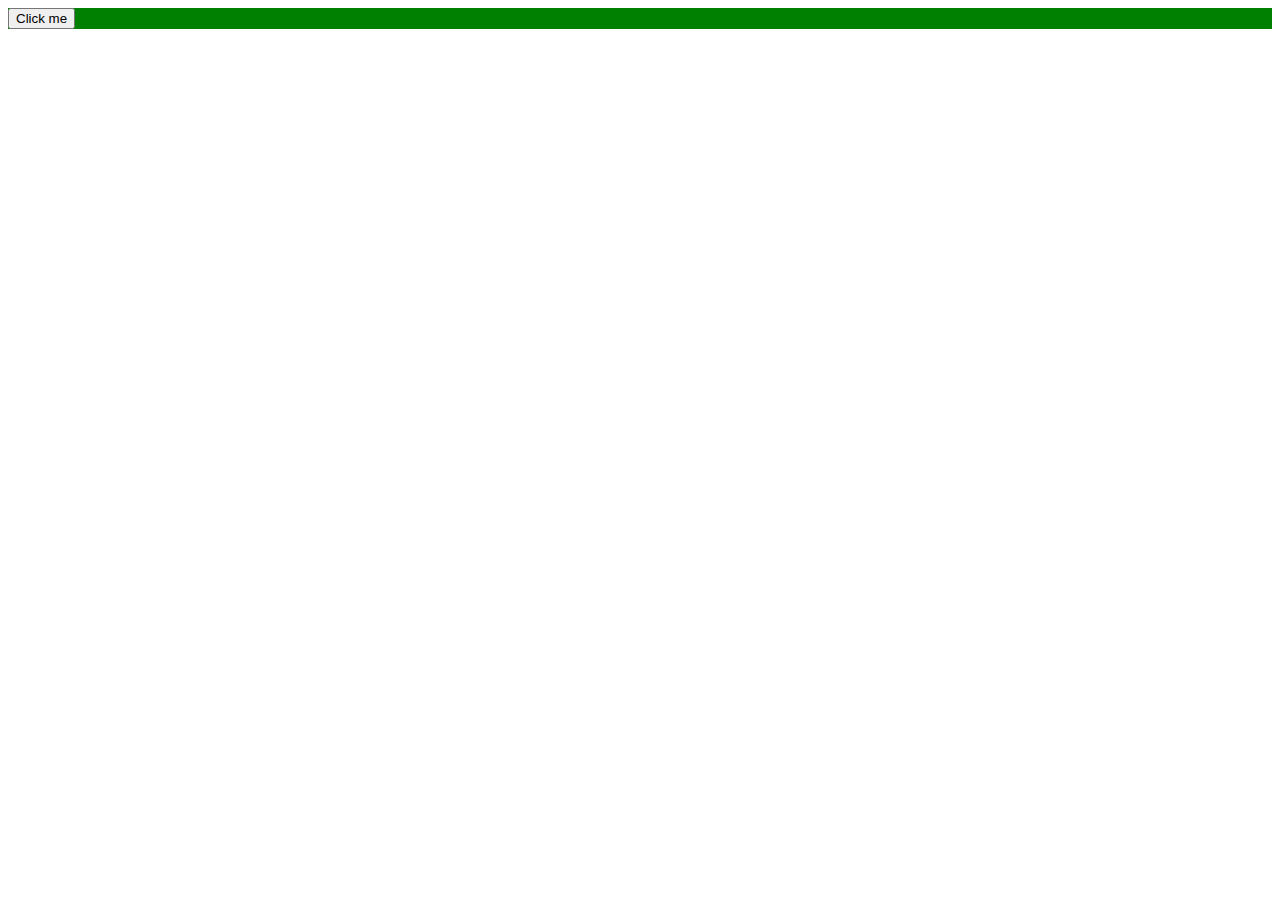
<file: index.html>
<!DOCTYPE html>
<html lang="en">
<head>
    <meta charset="UTF-8">
    <meta name="viewport" content="width=device-width, initial-scale=1.0">
    <title>Document</title>
    <style>
        .button{
            background-color: green;
        }
        .button:hover{
            background-color: red;
        }
    </style>
</head>
<body>
    <div class="button">
        <button>Click me</button>
    </div>
</body>
</html>
</file>
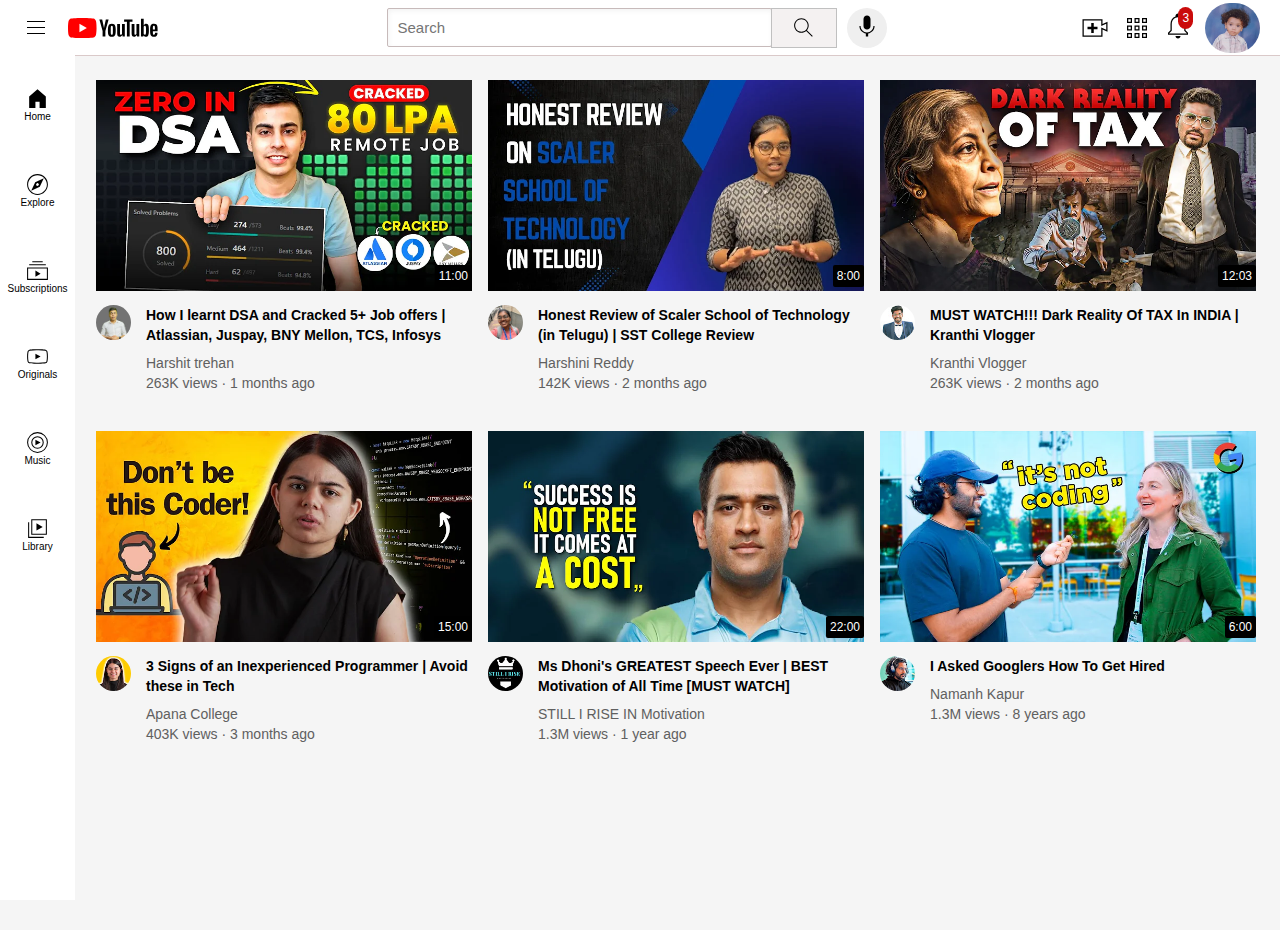
<file: projectyoutube.html>
<!DOCTYPE html>
<head>
    <title>Youtube_Kamal.com</title>
    <link rel="stylesheet" href="video.css">
    <link rel="stylesheet" href="header.css">
    <link rel="stylesheet" href="general.css">
    <link rel="stylesheet" href="sidebar.css">

    <style>
       p{
            font-family: Roboto, Arial;
            margin-top: 0;
            margin-bottom: 0;
        }
         body{
            height: 850px;
            margin: 0;
            padding-top: 80px;
            padding-left: 96px;
            padding-right: 24px;
            background-color:whitesmoke;
         }
    </style>

</head>
<body>

    <style>
        .header{
            height: 55px;
            display: flex;
            flex-direction: row;
            justify-content: space-between;
            position: fixed;
            top: 0;
            left: 0;
            right: 0;
            z-index: 100;
            background-color: white;
            border-bottom-style: solid;
            border-bottom-width: 1px;
            border-bottom-color: rgb(218, 201, 201);
        }

        .left-section{
            display: flex;
            align-items: center;
        }

        .menu{
            height: 24px;
            margin-left: 24px;
            margin-right: 20px;
        }
        .logo{
            height: 20px;
        }
        .middle-section{
            flex: 1;
            margin-left: 70px;
            margin-right: 35px;
            max-width: 500px;
            display: flex;
            align-items: center;
        }

        /* .serchbox{
            Search box styling present in line styling.
        } */
        .search-button{ 
            height: 40px;
            width: 66px;
            margin-left: -1px;
            background-color: rgb(244, 241, 241);
            border-width: 1px;
            border-color:rgb(192,192,192);
            border-style: solid;
            margin-right: 10px;

        }

        .search-icon{
            height: 25px;
            margin-top: 3px;
        }
        .search-button-voice{
            height: 40px;
            width: 40px;
            border-radius: 20px;
            border: none;
        }
        .searchbox::placeholder{
            font-family: Arial, Helvetica, sans-serif;
            font-size: 15px;
        }


        .right-section{
            width: 180px;
            margin-right: 20px;
            display: flex;
            align-items: center;
            justify-content: space-between;
            flex-shrink: 0;
        }
        .upload{
            height: 30px;
            margin-left: 0px;
        }

        .apps{
            height: 30px;
        }

        .notifications{
            height: 30px;
        }
        .notifications-icon{
            position: relative;
        }
        .notifications-count{
            position: absolute;
            top:-4px;
            right: 0;
            background-color: rgb(202, 11, 11);
            color: white;
            font-family: Arial, Helvetica, sans-serif;
            font-size: 12px;
            padding:4px;
            border-radius: 10px;
        }
        .myself{
            height: 50px;
            border-radius: 30px;
            margin-left: 0px;
        }
    </style>

    <div class="header">
        <div class="left-section">
           <img class="menu"   src="menu.svg">
           <img class="logo"   src="youtube-logo.svg">
        </div>
        <div class="middle-section">
            <input class="Searchbox" type="text" placeholder="Search" style="  flex: 1;
                height: 35px;
                padding-left: 10px;
                font-size: 15px;
                border-width: 1px;
                border-style: solid;
                border-color: rgb(199, 186, 186);
                border-radius: 2px;
                box-shadow: inset 1px 2px 5px rgba(0, 0, 0, 0.05);"
            >
            <button class="search-button"> <img class="search-icon" src="search.svg"> </button>
            <button class="search-button-voice"> <img src="voice-search-icon.svg"> </button>
        </div>
        <div class="right-section">
            <img class="upload" src="upload.svg">
            <img class="apps"   src="youtube-apps.svg">
            <div class="notifications-icon"> <img class="notifications" src="notifications.svg">  
                <div class="notifications-count">3</div>
            </div>
            <img class="myself" src="kamalhussaintappa.jpg">
        </div>
        
    </div>

    <style>
        .sidebar{
            position: fixed;
            left: 0;
            bottom: 0;
            top: 55px;
            background-color: white;
            width: 75px;
            z-index: 200;
            padding-top: 5px;
        }
        .sidebar-link{

            height: 85px;
            margin: 1px;
            display: flex;
            justify-content: center;
            align-items: center;
            flex-direction: column;
            cursor: pointer;
        }
        .sidebar-link:hover{
            background-color: rgb(181, 15, 15);
        }
        .sidebar-link img {
            height: 25px;
        }
        .sidebar-link div{
            font-family: Arial, Helvetica, sans-serif;
            font-size: 10px;
        }
    </style>

    <div class="sidebar">
        <div class="sidebar-link">
            <img src="home.svg">
            <div>Home</div>
        </div>
        <div class="sidebar-link">
            <img src="explore.svg">
            <div>Explore</div>
        </div>
        <div class="sidebar-link">
            <img src="subscriptions.svg">
            <div>Subscriptions</div>
        </div>
        <div class="sidebar-link">
            <img src="originals.svg">
            <div>Originals</div>
        </div>
        <div class="sidebar-link">
            <img src="youtube-music.svg">
            <div>Music</div>
        </div>
        <div class="sidebar-link">
            <img src="library.svg">
            <div>Library</div>
        </div>
    </div>

    <style>
        .thumbnail{
        width: 100%;
        }
        /* .preview{
        
        } */
        .video-title{
            margin-top: 0;
            font-size: 14px;
            font-weight: 500;
            line-height: 20px;
            margin-bottom: 10px;
        }
        /* .profile{
        }
        .info{
        
        } */
        .profile-pic{
            width: 35px;
            border-radius: 50px;
        }
        .hr{
            margin-bottom: 10px;
            position: relative;
        }
        .video-author{
            font-size: 14px;
            color:rgb(96,96,96);
            margin-bottom: 4px;
        }
        .video-stats{
            font-size: 14px;
            color: rgb(96,96,96);
        }
        .video-info-grid{
            display: grid;
            grid-template-columns: 50px 1fr;
        }
        .video-grid{
            display: grid;
            grid-template-columns: 1fr 1fr 1fr;
            column-gap: 16px;
            row-gap: 40px;
        }
        .videotime{
        background-color: black;
        color: white;
        position: absolute;
        bottom: 8px;
        right: 0;
        font-family: Arial, Helvetica, sans-serif;
        font-size: 12px;
        font-weight: 500;
        padding: 4px;
        border-radius: 2px;
        }
    </style>


    <div class="video-grid">
        <div class="preview">
            <div class="hr"> <img class="thumbnail"src="dsa.webp">
                <div class="videotime">11:00</div>
            </div>
            <div class="video-info-grid"> 
                <div class="profile"> <img class="profile-pic"src="dsavideo.jpg"> </div>
                <div class="info"><p class="video-title"> <strong>How I learnt DSA and Cracked 5+ Job offers | Atlassian, Juspay, BNY Mellon, TCS, Infosys</strong></p>
                    <p class="video-author">Harshit trehan</p>
                    <p class="video-stats">263K views &#183; 1 months ago</p></div>   
            </div>
        </div>
    
    
        <div class="preview">
            <div class="hr"> <img class="thumbnail"src="review of sclar.webp">
                <div class="videotime">8:00</div>
            </div>
            <div class="video-info-grid"> 
                <div class="profile"> <img class="profile-pic"src="scalarpic.jpg"> </div>
                <div class="info"><p class="video-title"> <strong>Honest Review of Scaler School of Technology (in Telugu) | SST College Review</strong></p>
                    <p class="video-author">Harshini Reddy</p>
                    <p class="video-stats">142K views &#183; 2 months ago</p></div>   
            </div>
        </div>
    
    
        <div class="preview">
            <div class="hr"> <img class="thumbnail"src="vid3.webp"> 
                <div class="videotime">12:03</div>
            </div>
            <div class="video-info-grid"> 
                <div class="profile"> <img class="profile-pic"src="owner3.jpg"> </div>
                <div class="info"><p class="video-title"> <strong>MUST WATCH!!! Dark Reality Of TAX In INDIA | Kranthi Vlogger</strong></p>
                    <p class="video-author">Kranthi Vlogger</p>
                    <p class="video-stats">263K views &#183; 2 months ago</p></div>   
            </div>
        </div>
    
    
        <div class="preview">
            <div class="hr"> <img class="thumbnail"src="vid4.webp"> 
                <div class="videotime">15:00</div>
            </div>
            <div class="video-info-grid"> 
                <div class="profile"> <img class="profile-pic"src="video4.jpg"> </div>
                <div class="info"><p class="video-title"> <strong>3 Signs of an Inexperienced Programmer | Avoid these in Tech</strong></p>
                    <p class="video-author">Apana College</p>
                    <p class="video-stats">403K views &#183; 3 months ago</p></div>   
            </div>
        </div>
    
    
        <div class="preview">
            <div class="hr"> <img class="thumbnail"src="vid5.webp"> 
                <div class="videotime">22:00</div>
            </div>
            <div class="video-info-grid"> 
                <div class="profile"> <img class="profile-pic"src="video5.jpg"> </div>
                <div class="info"><p class="video-title"> <strong>Ms Dhoni's GREATEST Speech Ever | BEST Motivation of All Time [MUST WATCH]</strong></p>
                    <p class="video-author">STILL I RISE IN Motivation</p>
                    <p class="video-stats">1.3M views &#183; 1 year ago</p></div>   
            </div>
        </div>
    

        <div class="preview">
            <div class="hr"> <img class="thumbnail"src="vid6.webp"> 
                <div class="videotime">6:00</div>
            </div>
            <div class="video-info-grid"> 
                <div class="profile"> <img class="profile-pic"src="video6.jpg"> </div>
                <div class="info"><p class="video-title"> <strong>I Asked Googlers How To Get Hired</strong></p>
                    <p class="video-author">Namanh Kapur</p>
                    <p class="video-stats">1.3M views &#183; 8 years ago</p></div>   
            </div>
        </div>
    </div>
    
</body>
</html>
</file>
<file: video.css>
.thumbnail{
  width: 100%;
}

 /* .preview{
  
 } */
 .video-title{
    margin-top: 0;
    font-size: 14px;
    font-weight: 500;
    line-height: 20px;
    margin-bottom: 10px;

 }
 /* .profile{
 }
 .info{
   
 } */
 .profile-pic{
    width: 35px;
    border-radius: 50px;

 }
 .hr{
    margin-bottom: 10px;
    position: relative;

 }
 .video-author{
    font-size: 14px;
    color:rgb(96,96,96);
    margin-bottom: 4px;
 }
 .video-stats{
    font-size: 14px;
    color: rgb(96,96,96);
 }
 .video-info-grid{
    display: grid;
    grid-template-columns: 50px 1fr;
 }

 .video-grid{
    display: grid;
    grid-template-columns: 1fr 1fr 1fr;
    column-gap: 16px;
    row-gap: 40px;
 }

 .videotime{
   background-color: black;
   color: white;
   position: absolute;
   bottom: 8px;
   right: 0;
   font-family: Arial, Helvetica, sans-serif;
   font-size: 12px;
   font-weight: 500;
   padding: 4px;
   border-radius: 2px;
 }
</file>
<file: header.css>
.header{

    height: 55px;
    display: flex;
    flex-direction: row;
    justify-content: space-between;
    position: fixed;
    top: 0;
    left: 0;
    right: 0;
    z-index: 100;
    background-color: white;
    border-bottom-style: solid;
    border-bottom-width: 1px;
    border-bottom-color: rgb(218, 201, 201);
}
.left-section{
    
    
   display: flex;
   align-items: center;
}

.menu{
    height: 24px;
    margin-left: 24px;
    margin-right: 20px;
}
.logo{
    height: 20px;
}
.middle-section{
  
    flex: 1;
    margin-left: 70px;
    margin-right: 35px;
    max-width: 500px;
    display: flex;
    align-items: center;
}

/* .serchbox{
    
} */


.search-button{ 
    height: 40px;
    width: 66px;
    margin-left: -1px;
    background-color: rgb(244, 241, 241);
    border-width: 1px;
    border-color:rgb(192,192,192);
    border-style: solid;
    margin-right: 10px;
    
}

.search-icon{
    height: 25px;
    margin-top: 3px;
    
}
.search-button-voice{
    height: 40px;
    width: 40px;
    border-radius: 20px;
    border: none;
}

.searchbox::placeholder{
    font-family: Arial, Helvetica, sans-serif;
    font-size: 15px;
}


.right-section{
    width: 180px;
    margin-right: 20px;
    display: flex;
    align-items: center;
    justify-content: space-between;
    flex-shrink: 0;
    
}
.upload{
    height: 30px;
    margin-left: 0px;
}

.apps{
    height: 30px;
}

.notifications{
    height: 30px;

}
.notifications-icon{
    position: relative;
}
.notifications-count{
    position: absolute;
    top:-4px;
    right: 0;
    background-color: rgb(202, 11, 11);
    color: white;
    font-family: Arial, Helvetica, sans-serif;
    font-size: 12px;
    padding:4px;
    border-radius: 10px;
}
.myself{
    height: 50px;
    border-radius: 26px;
    margin-left: 0px;
}
</file>
<file: general.css>
p{
    font-family: Roboto, Arial;
    margin-top: 0;
    margin-bottom: 0;
}
body{
    margin: 0;
    padding-top: 80px;
    padding-left: 96px;
    padding-right: 24px;
    background-color: rgb(238, 225, 225);
}
</file>
<file: sidebar.css>
.sidebar{
    position: fixed;
    left: 0;
    bottom: 0;
    top: 55px;
    background-color: white;
    width: 75px;
    z-index: 200;
    padding-top: 5px;
}
.sidebar-link{
    /* background-color: rgb(172, 23, 23); */
    height: 85px;
    margin: 1px;
    display: flex;
    justify-content: center;
    align-items: center;
    flex-direction: column;
    cursor: pointer;
}
.sidebar-link:hover{
    background-color: rgb(181, 15, 15);
}
.sidebar-link img {
    height: 25px;
}

.sidebar-link div{
    font-family: Arial, Helvetica, sans-serif;
    font-size: 10px;

}
</file>
